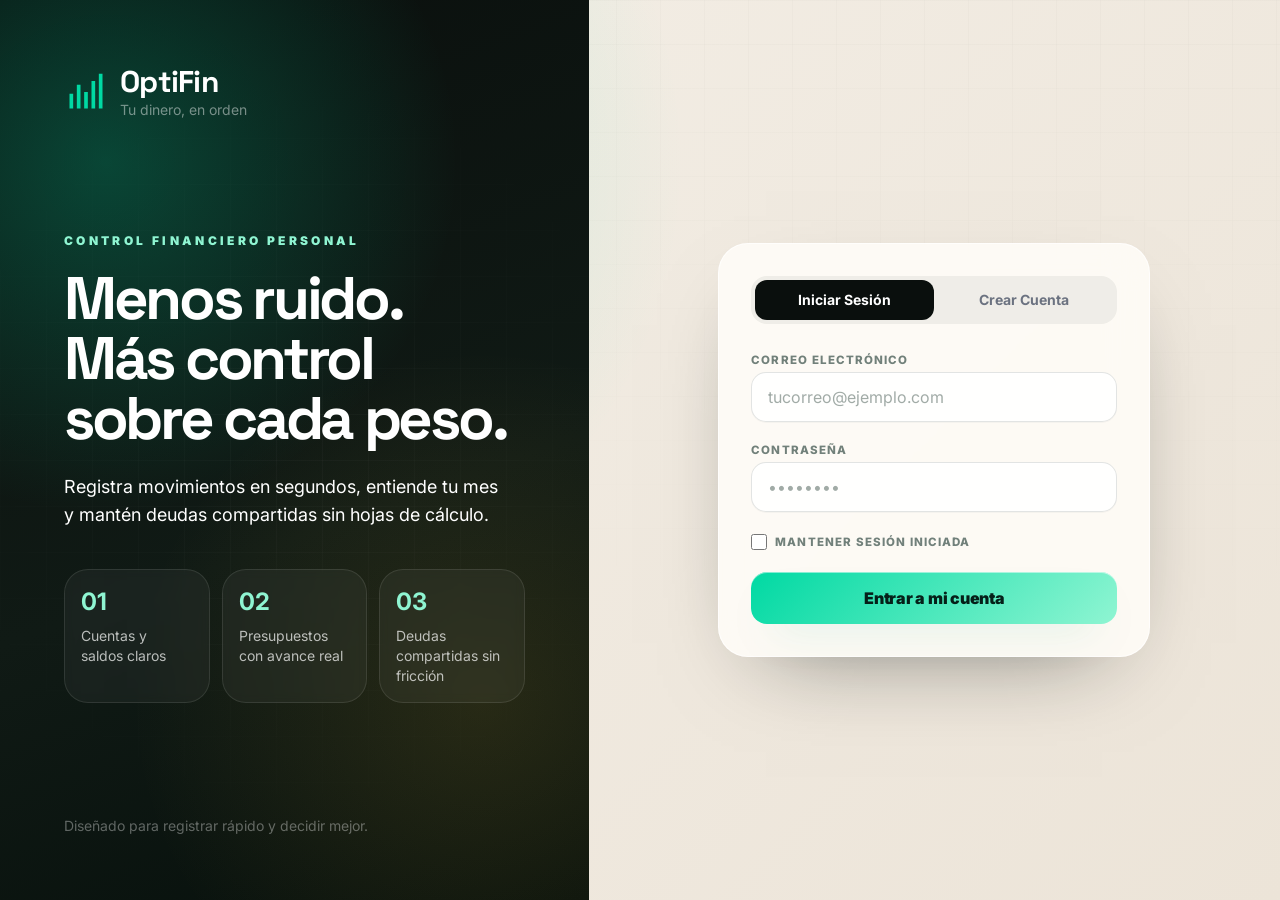
<file: frontend/index.html>
<!DOCTYPE html>
<html lang="es">
<head>
    <meta charset="UTF-8">
    <meta name="viewport" content="width=device-width, initial-scale=1.0">
    <!-- App instalable (PWA) -->
    <link rel="manifest" href="manifest.json">
    <meta name="theme-color" content="#0a0f0d">
    <link rel="icon" type="image/png" href="iconos/favicon-32.png">
    <link rel="apple-touch-icon" href="iconos/apple-touch-icon.png">
    <meta name="apple-mobile-web-app-capable" content="yes">
    <meta name="mobile-web-app-capable" content="yes">
    <meta name="apple-mobile-web-app-title" content="OptiFin">
    <title>OptiFin - Movimientos</title>
    <link rel="stylesheet" href="css/tailwind.css">
    <link rel="preconnect" href="https://fonts.googleapis.com">
    <link rel="preconnect" href="https://fonts.gstatic.com" crossorigin>
    <link href="https://fonts.googleapis.com/css2?family=Inter:wght@400;500;600;700;800;900&family=Space+Grotesk:wght@500;600;700&display=swap" rel="stylesheet">
    <style> body { font-family: 'Inter', sans-serif; background-color: #f8fafc; } </style>
    <link rel="stylesheet" href="css/styles.css">
</head>
<body class="flex h-screen overflow-hidden">

    <!-- Menú Lateral -->
    <aside id="sidebar-container" class="h-full z-10"></aside>

    <main class="flex-1 flex flex-col h-full overflow-y-auto">
        <!-- Header -->
        <header class="encabezado-pagina shrink-0 bg-white/50 p-8 pb-4 flex flex-wrap justify-between items-end gap-3">
            <div>
                <h2 class="text-3xl font-bold text-gray-900">Movimientos</h2>
                <p class="text-gray-500 text-sm mt-1">Registra tus gastos e ingresos de forma rápida y sencilla.</p>
            </div>
            <div class="bg-white border border-gray-200 text-gray-600 px-4 py-2 rounded-lg shadow-sm flex items-center gap-2 text-sm font-medium">
                <svg class="w-4 h-4 text-gray-400" fill="none" stroke="currentColor" viewBox="0 0 24 24"><path stroke-linecap="round" stroke-linejoin="round" stroke-width="2" d="M8 7V3m8 4V3m-9 8h10M5 21h14a2 2 0 002-2V7a2 2 0 00-2-2H5a2 2 0 00-2 2v12a2 2 0 002 2z"></path></svg>
                <span id="fecha-header">Hoy</span>
            </div>
        </header>

        <div class="p-8 pt-4 flex-1">
            <div class="grid grid-cols-1 xl:grid-cols-12 gap-8">
                
                <!-- Columna Izquierda: Formulario -->
                <div class="xl:col-span-7 bg-white p-8 rounded-2xl shadow-[0_2px_15px_-3px_rgba(0,0,0,0.07),0_10px_20px_-2px_rgba(0,0,0,0.04)] border border-gray-100">
                    <h3 class="text-lg font-bold text-gray-800 mb-6 flex items-center gap-2">
                        <span class="text-gray-400">←</span> <span id="titulo_form_mov">Nuevo Movimiento</span>
                    </h3>
                    <!-- Aviso de edición (se muestra al pulsar "Editar" en un movimiento) -->
                    <div id="aviso_edicion" class="hidden mb-6 rounded-xl bg-amber-50 border border-amber-200 p-3 text-sm text-amber-800 flex flex-wrap items-center justify-between gap-2">
                        <span id="aviso_edicion_texto">Estás editando un movimiento.</span>
                        <button type="button" id="btn_cancelar_edicion" class="font-bold text-amber-900 underline">Cancelar edición</button>
                    </div>
                    
                    <form id="transaccionForm" class="space-y-6">
                        <!-- Botones Toggle (Gasto / Ingreso / Traslado) -->
                        <div class="flex gap-2 sm:gap-3 mb-2">
                            <button type="button" id="btn-gasto" onclick="cambiarTipo('Gasto')" class="flex-1 min-w-0 py-2.5 px-2 sm:px-4 rounded-xl flex items-center justify-center border text-sm font-bold transition-all duration-200 border-red-200 bg-red-50 text-red-600">
                                <div class="w-5 h-5 shrink-0 rounded-full bg-red-500 text-white flex items-center justify-center mr-1.5 sm:mr-2 text-xs leading-none">-</div> Gasto
                            </button>
                            <button type="button" id="btn-ingreso" onclick="cambiarTipo('Ingreso')" class="flex-1 min-w-0 py-2.5 px-2 sm:px-4 rounded-xl flex items-center justify-center border text-sm font-bold transition-all duration-200 border-transparent text-gray-500 hover:bg-gray-50">
                                <div class="w-5 h-5 shrink-0 rounded-full bg-green-500 text-white flex items-center justify-center mr-1.5 sm:mr-2 text-xs leading-none">+</div> Ingreso
                            </button>
                            <button type="button" id="btn-traslado" onclick="cambiarTipo('Traslado')" class="flex-1 min-w-0 py-2.5 px-2 sm:px-4 rounded-xl flex items-center justify-center border text-sm font-bold transition-all duration-200 border-transparent text-gray-500 hover:bg-gray-50">
                                <svg class="w-4 h-4 mr-1.5 sm:mr-2 shrink-0" fill="none" stroke="currentColor" viewBox="0 0 24 24"><path stroke-linecap="round" stroke-linejoin="round" stroke-width="2" d="M8 7h12m0 0l-4-4m4 4l-4 4m0 6H4m0 0l4 4m-4-4l4-4"></path></svg> Traslado
                            </button>
                        </div>
                        <input type="hidden" id="tipo" value="Gasto">

                        <!-- ¿Quién pagó? (solo en Gasto) -->
                        <div id="box_quien_pago">
                            <label class="block text-xs font-medium text-gray-400 uppercase tracking-wider mb-1">¿Quién pagó?</label>
                            <div class="inline-flex rounded-lg border border-gray-200 p-1 bg-gray-50 text-sm font-bold">
                                <button type="button" id="btn_pague_yo" class="px-3 py-1 rounded-md">Lo pagué yo</button>
                                <button type="button" id="btn_pago_otro" class="px-3 py-1 rounded-md">Lo pagó otra persona</button>
                            </div>
                            <div id="box_pagado_por" class="hidden mt-3">
                                <input type="text" id="pagado_por" list="sugerencias_personas" placeholder="¿Quién lo pagó? (Ej: Sandy)" class="block w-full px-4 py-3 border border-gray-200 rounded-xl text-sm font-medium text-gray-700 focus:ring-2 focus:ring-blue-500">
                                <p class="text-xs text-gray-400 mt-1">Escribe en Monto solo <b>tu parte</b>. No sale de tus cuentas: queda como deuda "Le debo" con esa persona y cuenta como gasto tuyo.</p>
                            </div>
                        </div>

                        <!-- Monto Grande -->
                        <div>
                            <label class="block text-xs font-medium text-gray-400 uppercase tracking-wider mb-1" id="lbl_monto">Monto</label>
                            <div class="relative">
                                <span class="absolute inset-y-0 left-0 flex items-center pl-4 text-gray-500 font-medium text-xl">$</span>
                                <input type="number" id="monto" required min="1" step="any" class="block w-full pl-10 pr-4 py-3 border border-gray-200 rounded-xl text-2xl font-bold text-gray-800 focus:ring-2 focus:ring-blue-500 focus:border-blue-500 transition-shadow">
                            </div>
                        </div>

                        <!-- Cuentas (Origen y Destino) -->
                        <div id="box_origen">
                            <label class="block text-xs font-medium text-gray-400 uppercase tracking-wider mb-1" id="lbl_origen">Cuenta</label>
                            <div class="relative">
                                <span class="absolute inset-y-0 left-0 flex items-center pl-4 text-gray-400"><svg class="w-5 h-5" fill="none" stroke="currentColor" viewBox="0 0 24 24"><path stroke-linecap="round" stroke-linejoin="round" stroke-width="2" d="M3 10h18M7 15h1m4 0h1m-7 4h12a3 3 0 003-3V8a3 3 0 00-3-3H6a3 3 0 00-3 3v8a3 3 0 003 3z"></path></svg></span>
                                <select id="id_cuenta_origen" class="block w-full pl-11 pr-4 py-3 border border-gray-200 rounded-xl text-sm font-medium text-gray-700 bg-white focus:ring-2 focus:ring-blue-500 focus:border-blue-500 appearance-none"></select>
                            </div>
                        </div>

                        <div id="box_destino" class="hidden">
                            <label class="block text-xs font-medium text-gray-400 uppercase tracking-wider mb-1">Cuenta Destino</label>
                            <div class="relative">
                                <span class="absolute inset-y-0 left-0 flex items-center pl-4 text-gray-400"><svg class="w-5 h-5" fill="none" stroke="currentColor" viewBox="0 0 24 24"><path stroke-linecap="round" stroke-linejoin="round" stroke-width="2" d="M19 21V5a2 2 0 00-2-2H7a2 2 0 00-2 2v16m14 0h2m-2 0h-5m-9 0H3m2 0h5M9 7h1m-1 4h1m4-4h1m-1 4h1m-5 10v-5a1 1 0 011-1h2a1 1 0 011 1v5m-4 0h4"></path></svg></span>
                                <select id="id_cuenta_destino" class="block w-full pl-11 pr-4 py-3 border border-gray-200 rounded-xl text-sm font-medium text-gray-700 bg-white focus:ring-2 focus:ring-blue-500 focus:border-blue-500 appearance-none"></select>
                            </div>
                        </div>

                        <!-- Categoria y Concepto (Dropdowns ocultos o sincronizados con la grilla visual) -->
                        <div id="box_categoria_sub" class="space-y-6">
                            <input type="hidden" id="id_categoria">
                            <div>
                                <label class="block text-xs font-medium text-gray-400 uppercase tracking-wider mb-1">Concepto Específico (Subcategoría)</label>
                                <div class="relative">
                                    <span class="absolute inset-y-0 left-0 flex items-center pl-4 text-gray-400"><svg class="w-5 h-5" fill="none" stroke="currentColor" viewBox="0 0 24 24"><path stroke-linecap="round" stroke-linejoin="round" stroke-width="2" d="M4 6h16M4 10h16M4 14h16M4 18h16"></path></svg></span>
                                    <select id="id_subcategoria" required class="block w-full pl-11 pr-4 py-3 border border-gray-200 rounded-xl text-sm font-medium text-gray-700 bg-white focus:ring-2 focus:ring-blue-500 appearance-none"></select>
                                </div>
                            </div>
                        </div>

                        <!-- Nota y Fecha -->
                        <div class="grid grid-cols-1 md:grid-cols-2 gap-4">
                            <div>
                                <label class="block text-xs font-medium text-gray-400 uppercase tracking-wider mb-1">Nota (Opcional)</label>
                                <div class="relative">
                                    <span class="absolute inset-y-0 left-0 flex items-center pl-4 text-gray-400"><svg class="w-5 h-5" fill="none" stroke="currentColor" viewBox="0 0 24 24"><path stroke-linecap="round" stroke-linejoin="round" stroke-width="2" d="M9 12h6m-6 4h6m2 5H7a2 2 0 01-2-2V5a2 2 0 012-2h5.586a1 1 0 01.707.293l5.414 5.414a1 1 0 01.293.707V19a2 2 0 01-2 2z"></path></svg></span>
                                    <input type="text" id="descripcion" placeholder="Ej: Pago arriendo" class="block w-full pl-11 pr-4 py-3 border border-gray-200 rounded-xl text-sm font-medium text-gray-700 focus:ring-2 focus:ring-blue-500">
                                </div>
                            </div>
                            <div>
                                <label class="block text-xs font-medium text-gray-400 uppercase tracking-wider mb-1">Fecha</label>
                                <div class="relative">
                                    <input type="date" id="fecha" required class="block w-full px-4 py-3 border border-gray-200 rounded-xl text-sm font-medium text-gray-700 focus:ring-2 focus:ring-blue-500">
                                </div>
                            </div>
                        </div>

                        <!-- Gasto compartido: solo visible en Gasto -->
                        <div id="box_compartido" class="rounded-xl border border-gray-200 p-4">
                            <label class="flex items-center gap-3 cursor-pointer select-none">
                                <input type="checkbox" id="chk_compartido" class="w-4 h-4 accent-blue-600">
                                <span class="text-sm font-semibold text-gray-700">Gasto compartido</span>
                                <span class="text-xs text-gray-400">Pagaste todo, pero otras personas te deben su parte</span>
                            </label>

                            <div id="panel_compartido" class="hidden mt-4 space-y-3">
                                <div id="lista_participantes" class="space-y-2"></div>
                                <datalist id="sugerencias_personas"></datalist>
                                <div class="flex flex-wrap gap-2">
                                    <button type="button" id="btn_agregar_participante" class="text-xs font-bold text-blue-600 bg-blue-50 hover:bg-blue-100 px-3 py-1.5 rounded-lg">+ Agregar persona</button>
                                    <button type="button" id="btn_dividir" class="text-xs font-bold text-gray-600 bg-gray-100 hover:bg-gray-200 px-3 py-1.5 rounded-lg">Dividir en partes iguales (incluyéndome)</button>
                                </div>
                                <div class="text-sm bg-gray-50 rounded-lg p-3 flex justify-between">
                                    <span class="text-gray-500">Te deben: <span id="resumen_te_deben" class="font-bold text-green-700">$0</span></span>
                                    <span class="text-gray-500">Tu parte (gasto real): <span id="resumen_tu_parte" class="font-bold text-gray-800">$0</span></span>
                                </div>
                                <p class="text-xs text-gray-400">Cada persona quedará en Deudas como "Me debe". Si el nombre coincide con un usuario de OptiFin, se enlaza a su cuenta.</p>
                            </div>
                        </div>

                        <button type="submit" class="w-full bg-blue-600 hover:bg-blue-700 text-white font-bold py-4 rounded-xl shadow-lg shadow-blue-600/30 transition-all duration-200 flex justify-center items-center gap-2">
                            <svg class="w-5 h-5" fill="none" stroke="currentColor" viewBox="0 0 24 24"><path stroke-linecap="round" stroke-linejoin="round" stroke-width="2" d="M8 7H5a2 2 0 00-2 2v9a2 2 0 002 2h14a2 2 0 002-2V9a2 2 0 00-2-2h-3m-1 4l-3 3m0 0l-3-3m3 3V4"></path></svg>
                            <span id="texto_btn_guardar">Registrar Movimiento</span>
                        </button>
                    </form>
                </div>

                <!-- Columna Derecha: Cuadrícula de Categorías (Visual) -->
                <div class="xl:col-span-5 bg-white p-8 rounded-2xl shadow-[0_2px_15px_-3px_rgba(0,0,0,0.07)] border border-gray-100 h-fit" id="panel_categorias">
                    <h3 class="text-sm font-bold text-gray-800 mb-1">Categorías</h3>
                    <p class="text-xs text-gray-400 mb-6">Selecciona una categoría para tu movimiento.</p>
                    <div id="grid-categorias" class="grid grid-cols-3 gap-3">
                        <!-- Las categorías se inyectan acá por JS -->
                    </div>
                </div>
                
            </div>

            <!-- Tabla abajo -->
            <div class="mt-8 bg-white p-8 rounded-2xl shadow-sm border border-gray-100">
                <div class="flex flex-wrap items-baseline justify-between gap-2 mb-4">
                    <h3 class="text-lg font-bold text-gray-800">Últimos Movimientos</h3>
                    <p class="text-xs text-gray-400">Los anulados se ven tachados y no cuentan en tus saldos.</p>
                </div>
                <div class="overflow-x-auto">
                    <table class="min-w-full table-auto">
                        <thead>
                            <tr class="bg-gray-50 text-gray-500 uppercase text-xs tracking-wider">
                                <th class="py-3 px-4 text-left rounded-l-lg">Fecha</th>
                                <th class="py-3 px-4 text-left">Tipo</th>
                                <th class="py-3 px-4 text-left">Cuenta</th>
                                <th class="py-3 px-4 text-left">Categoría/Concepto</th>
                                <th class="py-3 px-4 text-right">Monto</th>
                                <th class="py-3 px-4 text-left">Descripción</th>
                                <th class="py-3 px-4 text-right rounded-r-lg"></th>
                            </tr>
                        </thead>
                        <tbody id="tablaResultados" class="text-gray-700 text-sm font-medium"></tbody>
                    </table>
                </div>
                <div class="mt-4 text-center">
                    <button type="button" id="btn_ver_mas" class="hidden text-sm font-bold text-blue-600 bg-blue-50 hover:bg-blue-100 px-4 py-2 rounded-lg">Ver 10 más</button>
                </div>
            </div>
        </div>
    </main>

    <script src="js/config.js"></script>
    <script src="js/pwa.js"></script>
    <script src="js/sidebar.js"></script>
    <script>cargarSidebar('transacciones');</script>
    <script src="js/transacciones.js"></script>
</body>
</html>
</file>
<file: frontend/css/styles.css>
@charset "UTF-8";

/* OptiFin UI — sistema visual compartido */
:root {
  --paper: #f4efe7;
  --paper-2: #ece4d8;
  --card: #fffdf9;
  --card-soft: rgba(255, 253, 249, 0.82);
  --ink: #10231d;
  --ink-2: #33443d;
  --muted: #71807a;
  --line: rgba(16, 35, 29, 0.12);
  --line-strong: rgba(16, 35, 29, 0.2);
  --night: #0a0f0d;
  --night-2: #121a16;
  --night-3: #1a241f;
  --accent: #00d9a3;
  --accent-2: #8ff5d2;
  --accent-ink: #052019;
  --danger: #ff5a5a;
  --danger-ink: #a61b1b;
  --warning: #f3c13a;
  --info: #2f80ed;
  --shadow: 0 24px 70px -42px rgba(16, 35, 29, 0.45);
  --shadow-soft: 0 14px 40px -30px rgba(16, 35, 29, 0.34);
  --radius-lg: 26px;
  --radius-md: 18px;
  --radius-sm: 12px;
}

* { box-sizing: border-box; }
html { scroll-behavior: smooth; }
body {
  margin: 0;
  min-height: 100vh;
  color: var(--ink);
  font-family: "Inter", ui-sans-serif, system-ui, -apple-system, BlinkMacSystemFont, "Segoe UI", sans-serif;
  background:
    radial-gradient(circle at top left, rgba(0, 217, 163, 0.16), transparent 34rem),
    radial-gradient(circle at 85% 12%, rgba(243, 193, 58, 0.12), transparent 28rem),
    linear-gradient(135deg, var(--paper) 0%, #f8f4ec 52%, var(--paper-2) 100%);
  text-rendering: optimizeLegibility;
  -webkit-font-smoothing: antialiased;
}

body::before {
  content: "";
  position: fixed;
  inset: 0;
  pointer-events: none;
  background-image:
    linear-gradient(rgba(16, 35, 29, 0.035) 1px, transparent 1px),
    linear-gradient(90deg, rgba(16, 35, 29, 0.035) 1px, transparent 1px);
  background-size: 44px 44px;
  mask-image: linear-gradient(to bottom, rgba(0,0,0,0.45), transparent 72%);
  z-index: -1;
}

::selection { background: rgba(0, 217, 163, 0.32); color: var(--accent-ink); }

:focus-visible {
  outline: 3px solid rgba(0, 217, 163, 0.5) !important;
  outline-offset: 3px;
  border-radius: 12px;
}

h1, h2, h3, h4, .font-display {
  font-family: "Space Grotesk", "Inter", ui-sans-serif, system-ui, sans-serif;
  letter-spacing: -0.035em;
}

main {
  min-width: 0;
  position: relative;
}

@media (min-width: 768px) {
  main { padding: 2rem clamp(1.25rem, 3vw, 3rem) 3rem !important; }
}

main h2.text-3xl {
  color: var(--ink);
  font-size: clamp(2rem, 4vw, 3.4rem);
  line-height: 0.95;
  font-weight: 700;
  margin-bottom: 0.35rem;
}

main header p,
main h2 + p {
  color: var(--muted);
  font-size: 0.95rem;
}

/* Barra superior interna */
main header.encabezado-pagina,
main > div:first-child.flex.flex-wrap.justify-between {
  border: 1px solid var(--line);
  background: rgba(255, 253, 249, 0.72);
  backdrop-filter: blur(18px);
  border-radius: 24px;
  box-shadow: var(--shadow-soft);
  padding: 1.15rem 1.25rem !important;
  margin-bottom: 1.5rem;
}

main header .bg-white.border,
main .bg-white.border.text-gray-600 {
  background: var(--night) !important;
  color: #e9fff7 !important;
  border-color: rgba(255, 255, 255, 0.1) !important;
  border-radius: 999px !important;
  box-shadow: inset 0 1px 0 rgba(255,255,255,0.08), 0 10px 30px -22px rgba(10, 15, 13, 0.9) !important;
}

main header svg { color: var(--accent) !important; }

/* Tarjetas principales */
main div.bg-white:not(.boton-instalar),
main section.bg-white,
main form.bg-white {
  background: var(--card-soft) !important;
  border: 1px solid var(--line) !important;
  border-radius: var(--radius-lg) !important;
  box-shadow: var(--shadow) !important;
  backdrop-filter: blur(16px);
}

main div.bg-white:not(.boton-instalar):hover {
  box-shadow: 0 30px 80px -46px rgba(16, 35, 29, 0.5) !important;
}

main [class*="border-t-4"],
main [class*="border-l-4"] {
  position: relative;
  overflow: hidden;
}

main [class*="border-t-4"]::before,
main [class*="border-l-4"]::before {
  content: "";
  position: absolute;
  inset: 0 auto auto 0;
  width: 100%;
  height: 4px;
  background: linear-gradient(90deg, var(--accent), rgba(0, 217, 163, 0));
  pointer-events: none;
}

main [class*="border-l-4"]::before {
  width: 4px;
  height: 100%;
  background: linear-gradient(180deg, var(--accent), rgba(0, 217, 163, 0));
}

/* Formularios */
main label,
body:has(#form-login) label {
  color: var(--muted);
  font-size: 0.72rem;
  font-weight: 800;
  letter-spacing: 0.09em;
  text-transform: uppercase;
}

main input:not([type="checkbox"]):not([type="radio"]):not([type="range"]),
main select,
main textarea,
body:has(#form-login) input:not([type="checkbox"]),
body:has(#form-login) select {
  min-height: 48px;
  border: 1px solid var(--line) !important;
  border-radius: 15px !important;
  background: rgba(255, 255, 255, 0.88) !important;
  color: var(--ink) !important;
  box-shadow: inset 0 1px 0 rgba(255,255,255,0.9), 0 1px 0 rgba(16, 35, 29, 0.03) !important;
  transition: border-color 0.18s ease, box-shadow 0.18s ease, background 0.18s ease, transform 0.18s ease;
}

main input::placeholder,
body:has(#form-login) input::placeholder { color: rgba(113, 128, 122, 0.66); }

main input:not([type="checkbox"]):not([type="radio"]):hover,
main select:hover,
main textarea:hover,
body:has(#form-login) input:not([type="checkbox"]):hover {
  border-color: var(--line-strong) !important;
}

main input:not([type="checkbox"]):not([type="radio"]):focus,
main select:focus,
main textarea:focus,
body:has(#form-login) input:not([type="checkbox"]):focus,
body:has(#form-login) select:focus {
  outline: none !important;
  border-color: rgba(0, 217, 163, 0.78) !important;
  background: #ffffff !important;
  box-shadow: 0 0 0 4px rgba(0, 217, 163, 0.16), 0 14px 34px -26px rgba(0, 90, 67, 0.45) !important;
}

main select,
body:has(#form-login) select {
  appearance: none;
  background-image:
    linear-gradient(45deg, transparent 50%, var(--muted) 50%),
    linear-gradient(135deg, var(--muted) 50%, transparent 50%) !important;
  background-position:
    calc(100% - 21px) calc(50% - 3px),
    calc(100% - 16px) calc(50% - 3px) !important;
  background-size: 5px 5px, 5px 5px !important;
  background-repeat: no-repeat !important;
  padding-right: 2.75rem !important;
}

input[type="checkbox"], input[type="radio"] { accent-color: var(--accent); }

/* Botones */
button, a { transition: transform 0.18s ease, box-shadow 0.18s ease, background 0.18s ease, color 0.18s ease, border-color 0.18s ease, opacity 0.18s ease; }
button:not(:disabled), a[href], [onclick] { cursor: pointer; }
button:not(:disabled):active, a[href]:active { transform: translateY(1px) scale(0.99); }
button:disabled { cursor: not-allowed; opacity: 0.62; }

main button[type="submit"],
body:has(#form-login) button[type="submit"] {
  border: 0 !important;
  border-radius: 16px !important;
  background: linear-gradient(135deg, var(--accent) 0%, var(--accent-2) 100%) !important;
  color: var(--accent-ink) !important;
  font-weight: 900 !important;
  letter-spacing: -0.015em;
  box-shadow: 0 20px 42px -24px rgba(0, 168, 126, 0.72), inset 0 1px 0 rgba(255,255,255,0.5) !important;
}

main button[type="submit"]:hover,
body:has(#form-login) button[type="submit"]:hover {
  transform: translateY(-1px);
  filter: saturate(1.04);
  box-shadow: 0 26px 50px -26px rgba(0, 168, 126, 0.78), inset 0 1px 0 rgba(255,255,255,0.62) !important;
}

main button.bg-gray-200,
main button.bg-gray-100,
main a.bg-gray-100 {
  background: rgba(16, 35, 29, 0.06) !important;
  color: var(--ink-2) !important;
  border: 1px solid transparent;
}

main button.bg-gray-200:hover,
main button.bg-gray-100:hover,
main a.bg-gray-100:hover {
  background: rgba(16, 35, 29, 0.1) !important;
}

/* Estados y badges */
.bg-green-100 { background: rgba(0, 217, 163, 0.15) !important; color: #067457 !important; }
.bg-red-100 { background: rgba(255, 90, 90, 0.14) !important; color: var(--danger-ink) !important; }
.bg-yellow-100 { background: rgba(243, 193, 58, 0.2) !important; color: #7a5200 !important; }
.bg-blue-100 { background: rgba(47, 128, 237, 0.13) !important; color: #185abc !important; }
.bg-indigo-100 { background: rgba(91, 95, 222, 0.13) !important; color: #3f46a4 !important; }
.bg-purple-100 { background: rgba(139, 92, 246, 0.14) !important; color: #6840c6 !important; }
.bg-gray-100 { background: rgba(16, 35, 29, 0.06) !important; }
.bg-gray-200 { background: rgba(16, 35, 29, 0.1) !important; }

span[class*="rounded"], td span[class*="px-"] {
  border-radius: 999px !important;
}

/* Tablas */
main table {
  width: 100%;
  border-collapse: separate;
  border-spacing: 0;
}

main thead tr,
main thead tr.bg-gray-200,
main thead tr.bg-gray-100,
main thead tr.bg-gray-50 {
  background: transparent !important;
}

main thead th {
  color: var(--muted) !important;
  font-size: 0.68rem !important;
  font-weight: 900;
  letter-spacing: 0.11em;
  text-transform: uppercase;
  border-bottom: 1px solid var(--line) !important;
  padding-top: 0.9rem !important;
  padding-bottom: 0.9rem !important;
}

main tbody td {
  border-bottom: 1px solid rgba(16, 35, 29, 0.08);
  padding-top: 1rem !important;
  padding-bottom: 1rem !important;
  vertical-align: middle;
}

main tbody tr { transition: background 0.18s ease, transform 0.18s ease; }
main tbody tr:hover { background: rgba(0, 217, 163, 0.055) !important; }
main tbody tr:last-child td { border-bottom: 0; }

/* Panel de categorías */
#grid-categorias > div {
  min-height: 108px;
  border: 1px solid var(--line) !important;
  background: rgba(255, 255, 255, 0.74) !important;
  border-radius: 22px !important;
  box-shadow: 0 10px 28px -24px rgba(16, 35, 29, 0.35);
}

#grid-categorias > div:hover {
  transform: translateY(-2px);
  border-color: rgba(0, 217, 163, 0.45) !important;
  box-shadow: 0 18px 36px -24px rgba(0, 90, 67, 0.32);
}

#grid-categorias > div.border-blue-500 {
  border-color: rgba(0, 217, 163, 0.86) !important;
  background: linear-gradient(180deg, rgba(0, 217, 163, 0.16), rgba(255,255,255,0.9)) !important;
  box-shadow: 0 20px 42px -24px rgba(0, 168, 126, 0.5) !important;
}

#grid-categorias > div > div:first-child {
  border-radius: 18px !important;
  background: var(--night) !important;
  color: var(--accent-2) !important;
  font-family: "Space Grotesk", "Inter", sans-serif;
  box-shadow: inset 0 1px 0 rgba(255,255,255,0.08);
}

/* Calendario */
#cal_grilla > div {
  border-radius: 16px !important;
  border-color: rgba(16, 35, 29, 0.08) !important;
  background: rgba(255, 255, 255, 0.52);
}

#cal_grilla > div:hover { background: rgba(255, 255, 255, 0.86); }
#cal_grilla > div.border-blue-500 {
  border-color: rgba(0, 217, 163, 0.8) !important;
  box-shadow: 0 0 0 3px rgba(0, 217, 163, 0.12) !important;
  background: rgba(0, 217, 163, 0.08) !important;
}

/* Barras de progreso: solo el riel, no el relleno de color */
div.w-full[class*="h-2.5"][class*="rounded-full"] {
  background: rgba(16, 35, 29, 0.1) !important;
  overflow: hidden;
}

/* Sidebar */
#sidebar-container > div {
  background:
    radial-gradient(circle at 20% 0%, rgba(0, 217, 163, 0.16), transparent 18rem),
    linear-gradient(180deg, var(--night) 0%, #0d1411 58%, #09100d 100%) !important;
  color: #e9fff7;
  border-right: 1px solid rgba(255, 255, 255, 0.07);
  box-shadow: 24px 0 70px -50px rgba(0, 0, 0, 0.72) !important;
}

#sidebar-container h1 {
  color: #ffffff;
  font-family: "Space Grotesk", "Inter", sans-serif;
  letter-spacing: -0.05em;
}

#sidebar-container p { color: rgba(233, 255, 247, 0.52); }

#sidebar-container nav a {
  position: relative;
  color: rgba(233, 255, 247, 0.68) !important;
  border: 1px solid transparent;
  margin-bottom: 0.25rem;
}

#sidebar-container nav a:hover {
  background: rgba(255, 255, 255, 0.055) !important;
  color: #ffffff !important;
  transform: translateX(2px);
}

#sidebar-container nav a.bg-blue-600 {
  background: linear-gradient(135deg, rgba(0, 217, 163, 0.24), rgba(0, 217, 163, 0.08)) !important;
  color: #ffffff !important;
  border-color: rgba(0, 217, 163, 0.34);
  box-shadow: inset 0 1px 0 rgba(255,255,255,0.08), 0 16px 34px -24px rgba(0, 217, 163, 0.55) !important;
}

#sidebar-container nav a.bg-blue-600::before {
  content: "";
  position: absolute;
  left: 10px;
  top: 50%;
  width: 7px;
  height: 7px;
  border-radius: 999px;
  background: var(--accent);
  box-shadow: 0 0 18px rgba(0, 217, 163, 0.95);
  transform: translateY(-50%);
}

#sidebar-container nav a.bg-blue-600 svg { color: var(--accent-2); }

#sidebar-container hr { border-color: rgba(255,255,255,0.08) !important; }

#sidebar-container .bg-\[\#0d1636\],
#sidebar-container div[class*="bg-[#0d1636]"] {
  background: rgba(255, 255, 255, 0.055) !important;
  border: 1px solid rgba(255, 255, 255, 0.08);
  box-shadow: inset 0 1px 0 rgba(255,255,255,0.06);
}

#sidebar-container .boton-instalar {
  background: rgba(0, 217, 163, 0.14) !important;
  color: #dffff3 !important;
  border: 1px solid rgba(0, 217, 163, 0.28) !important;
}

#barra-movil {
  background: rgba(10, 15, 13, 0.9) !important;
  backdrop-filter: blur(18px);
  border-bottom: 1px solid rgba(255, 255, 255, 0.08);
  box-shadow: 0 18px 40px -30px rgba(0,0,0,0.7) !important;
}

#fondo-menu {
  background: rgba(4, 8, 7, 0.62) !important;
  backdrop-filter: blur(5px);
}

/* Login */
body:has(#form-login) {
  overflow: auto;
  background:
    radial-gradient(circle at 16% 18%, rgba(0, 217, 163, 0.2), transparent 30rem),
    linear-gradient(135deg, var(--paper), var(--paper-2));
}

body:has(#form-login) > div:first-child {
  background:
    radial-gradient(circle at 18% 18%, rgba(0, 217, 163, 0.26), transparent 22rem),
    radial-gradient(circle at 82% 78%, rgba(243, 193, 58, 0.12), transparent 22rem),
    linear-gradient(160deg, var(--night) 0%, #101a15 58%, #07100c 100%) !important;
}

body:has(#form-login) > div:first-child::after {
  content: "";
  position: absolute;
  inset: 0;
  background-image:
    linear-gradient(rgba(255,255,255,0.055) 1px, transparent 1px),
    linear-gradient(90deg, rgba(255,255,255,0.055) 1px, transparent 1px);
  background-size: 46px 46px;
  mask-image: radial-gradient(circle at center, black, transparent 78%);
  opacity: 0.5;
}

body:has(#form-login) > div:nth-child(2) {
  background: transparent !important;
}

body:has(#form-login) .max-w-sm {
  max-width: 27rem !important;
  background: rgba(255, 253, 249, 0.86);
  border: 1px solid rgba(255,255,255,0.72);
  border-radius: 30px;
  box-shadow: 0 34px 90px -48px rgba(10, 15, 13, 0.55);
  backdrop-filter: blur(20px);
  padding: clamp(1.25rem, 3vw, 2rem);
}

body:has(#form-login) #tab-login.bg-white,
body:has(#form-login) #tab-registro.bg-white {
  background: var(--night) !important;
  color: #ffffff !important;
  box-shadow: 0 12px 30px -20px rgba(10, 15, 13, 0.75) !important;
}

/* Modales */
#modal-password > form,
#modal-ios > div {
  background: var(--card) !important;
  border: 1px solid rgba(255,255,255,0.74);
  box-shadow: 0 40px 100px -44px rgba(10, 15, 13, 0.7) !important;
}

/* Scrollbar */
::-webkit-scrollbar { width: 10px; height: 10px; }
::-webkit-scrollbar-track { background: transparent; }
::-webkit-scrollbar-thumb {
  background: rgba(16, 35, 29, 0.22);
  border-radius: 999px;
  border: 2px solid transparent;
  background-clip: content-box;
}
::-webkit-scrollbar-thumb:hover { background-color: rgba(16, 35, 29, 0.36); }

@media (max-width: 767px) {
  body { background-attachment: scroll; }
  main div.bg-white:not(.boton-instalar),
  main section.bg-white,
  main form.bg-white { border-radius: 20px !important; }
  main h2.text-3xl { font-size: 1.9rem; }
  #grid-categorias { grid-template-columns: repeat(2, minmax(0, 1fr)) !important; }
  #grid-categorias > div { min-height: 96px; }
}

@media (prefers-reduced-motion: reduce) {
  *, *::before, *::after {
    scroll-behavior: auto !important;
    transition-duration: 0.01ms !important;
    animation-duration: 0.01ms !important;
    animation-iteration-count: 1 !important;
  }
}
</file>
